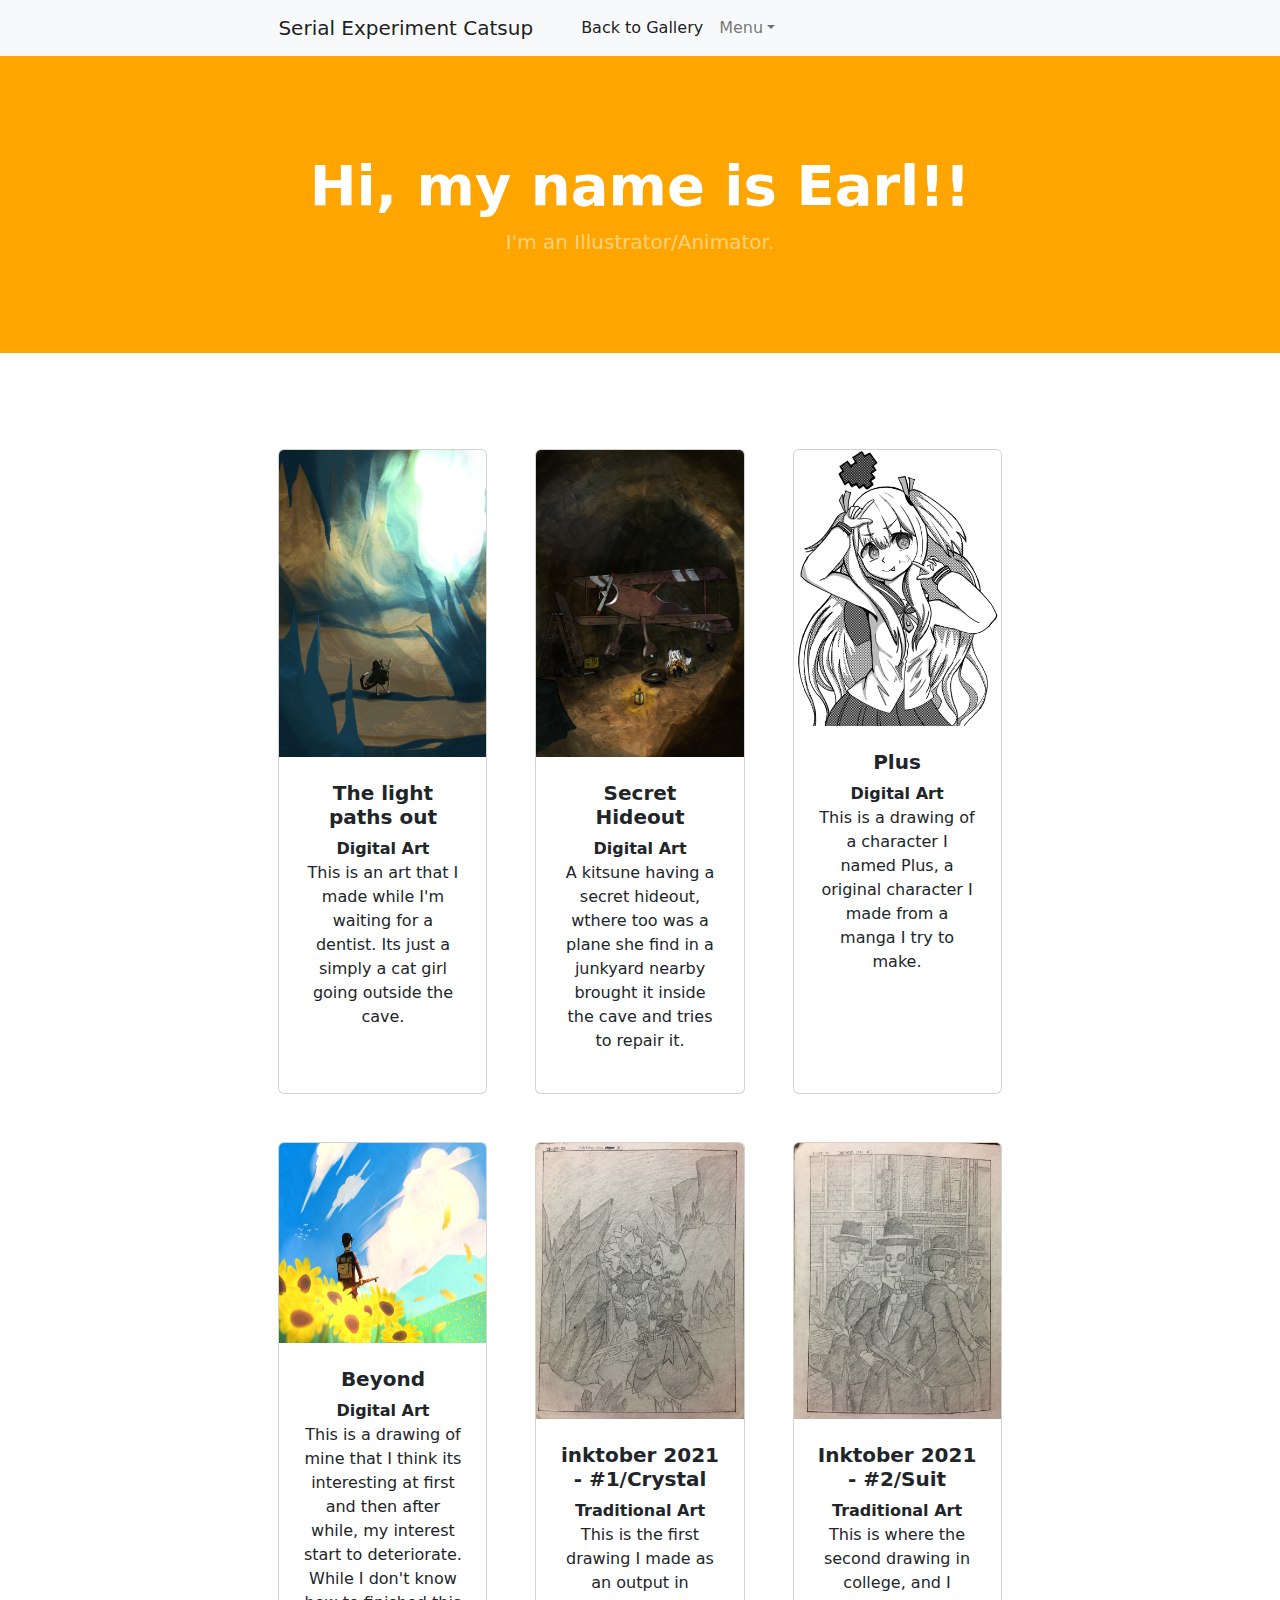
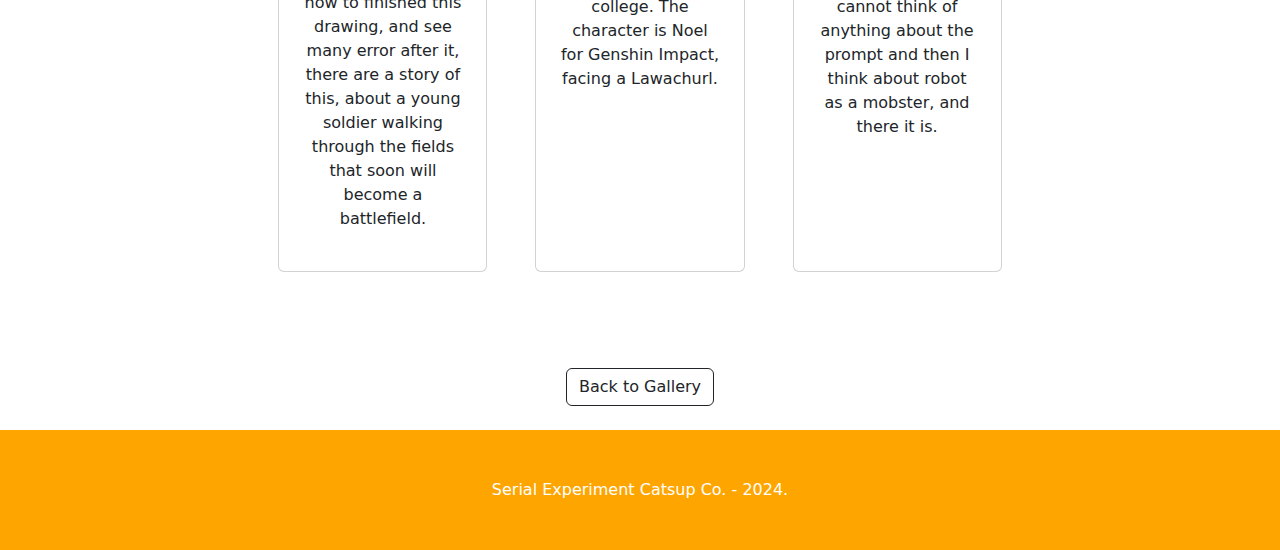
<file: earl.html>
<!DOCTYPE html>
<html lang="en">
    <head>
        <meta charset="utf-8" />
        <meta name="viewport" content="width=device-width, initial-scale=1, shrink-to-fit=no" />
        <meta name="description" content="" />
        <meta name="author" content="" />
        <title>Gallery - Serial Experiment Catsup</title>
        <!-- Bootstrap icons-->
        <link href="https://cdn.jsdelivr.net/npm/bootstrap-icons@1.5.0/font/bootstrap-icons.css" rel="stylesheet" />
        <!-- Core theme CSS (includes Bootstrap)-->
        <link href="css/styles1.css" rel="stylesheet" />
    </head>
    <body>
        <!-- Navigation-->
        <nav class="navbar navbar-expand-lg navbar-light bg-light">
            <div class="container px-4 px-lg-5">
                <a class="navbar-brand" href="index.html">Serial Experiment Catsup</a>
                <button class="navbar-toggler" type="button" data-bs-toggle="collapse" data-bs-target="#navbarSupportedContent" aria-controls="navbarSupportedContent" aria-expanded="false" aria-label="Toggle navigation"><span class="navbar-toggler-icon"></span></button>
                <div class="collapse navbar-collapse" id="navbarSupportedContent">
                    <ul class="navbar-nav me-auto mb-2 mb-lg-0 ms-lg-4">
				      <li class="nav-item"><a class="nav-link active" aria-current="page" href="gallery.html">Back to Gallery</a></li>
                        <li class="nav-item dropdown">
                            <a class="nav-link dropdown-toggle" id="navbarDropdown" href="#" role="button" data-bs-toggle="dropdown" aria-expanded="false">Menu</a>
                            <ul class="dropdown-menu" aria-labelledby="navbarDropdown">
                                <li><a class="dropdown-item" href="store.html">Store</a></li>
                                <li><a class="dropdown-item" href="index.html">Home</a></li>
                            </ul>
                        </li>
                    </ul>
                </div>
            </div>
        </nav>
        <!-- Header-->
        <header class="bg-dark py-5">
            <div class="container px-4 px-lg-5 my-5">
                <div class="text-center text-white">
                    <h1 class="display-4 fw-bolder">Hi, my name is Earl!!</h1>
                    <p class="lead fw-normal text-white-50 mb-0">I'm an Illustrator/Animator.</p>
                </div>
            </div>
        </header>
        <!-- Section-->
        <section class="py-5">
            <div class="container px-2 px-lg-5 mt-5">
                <div class="row gx-4 gx-lg-5 row-cols-2 row-cols-md-3 row-cols-xl-3 justify-content-center">
                    <div class="col mb-5">
                        <div class="card h-100">
                            <!-- Product image-->
                            <img class="card-img-top" src="assets/Earl/Light.JPG" alt="Light" Style="fill; "/>
                            <!-- Product details-->
                            <div class="card-body p-4">
                                <div class="text-center">
                                    <!-- Product name-->
                                    <h5 class="fw-bolder">The light paths out</h5>
									<b>Digital Art</b>
									<p>This is an art that I made while I'm waiting for a dentist. Its just a simply a cat girl going outside the cave.</p>
                                </div>
                            </div>
                        </div>
                    </div>
                    <div class="col mb-5">
                        <div class="card h-100">
                            <!-- Product image-->
                            <img class="card-img-top" src="assets/Earl/Interior.JPG" alt="Interior" Style="fill;"/>
                            <!-- Product details-->
                            <div class="card-body p-4">
                                <div class="text-center">
                                    <!-- Product name-->
                                    <h5 class="fw-bolder">Secret Hideout</h5>
									<b>Digital Art</b>
									<p>A kitsune having a secret hideout, wthere too was a plane she find in a junkyard nearby brought it inside the cave and tries to repair it.</p>
                                </div>
                            </div>
                        </div>
                    </div>
                    <div class="col mb-5">
                        <div class="card h-100">
                            <!-- Product image-->
                            <img class="card-img-top" src="assets/Earl/Pulse.jpg" alt="Pulse" Style="fill;"/>
                            <!-- Product details-->
                            <div class="card-body p-4">
                                <div class="text-center">
                                    <!-- Product name-->
                                    <h5 class="fw-bolder">Plus</h5>
									<b>Digital Art</b>
									<p>This is a drawing of a character I named Plus, a original character I made from a manga I try to make.</p>
                                </div>
                            </div>
                        </div>
                    </div>
					                    <div class="col mb-5">
                        <div class="card h-100">
                            <!-- Product image-->
                            <img class="card-img-top" src="assets/Earl/beyond.JPG" alt="Beyond" Style="width:fill;height:200px;"/>
                            <!-- Product details-->
                            <div class="card-body p-4">
                                <div class="text-center">
                                    <!-- Product name-->
                                    <h5 class="fw-bolder">Beyond</h5>
									<b>Digital Art</b>
									<p>This is a drawing of mine that I think its interesting at first and then after while, my interest start to deteriorate. While I don't know how to finished this drawing, and see many error after it, there are a story of this, about a young soldier walking through the fields that soon will become a battlefield.</p>
                                </div>
                            </div>
                        </div>					
                    </div>
					<div class="col mb-5">
                        <div class="card h-100">
                            <!-- Product image-->
                            <img class="card-img-top" src="assets/Earl/Genshin.JPG" alt="Genshin" Style="fill;"/>
                            <!-- Product details-->
                            <div class="card-body p-4">
                                <div class="text-center">
                                    <!-- Product name-->
                                    <h5 class="fw-bolder">inktober 2021 - #1/Crystal</h5>
									<b>Traditional Art</b>
									<p>This is the first drawing I made as an output in college. The character is Noel for Genshin Impact, facing a Lawachurl.</p>
                                </div>
                            </div>
                        </div>
                    </div>
                    <div class="col mb-5">
                        <div class="card h-100">
                            <!-- Product image-->
                            <img class="card-img-top" src="assets/Earl/Mafia.JPG" alt="Mafia" Style="fill;"/>
                            <!-- Product details-->
                            <div class="card-body p-4">
                                <div class="text-center">
                                    <!-- Product name-->
                                    <h5 class="fw-bolder">Inktober 2021 - #2/Suit</h5>
									<b>Traditional Art</b>
									<p>This is where the second drawing in college, and I cannot think of anything about the prompt and then I think about robot as a mobster, and there it is.</p>
                                </div>
                            </div>
                        </div>
                    </div>
                </div>
            </div>
        </section>
     <div class="card-footer p-4 pt-0 border-top-0 bg-transparent">
        <div class="text-center"><a class="btn btn-outline-dark mt-auto" href="gallery.html">Back to Gallery</a></div>
     </div>
        <!-- Footer-->
        <footer class="py-5 bg-dark">
            <div class="container"><p class="m-0 text-center text-white">Serial Experiment Catsup Co. - 2024.</p></div>
        </footer>
        <!-- Bootstrap core JS-->
        <script src="https://cdn.jsdelivr.net/npm/bootstrap@5.2.3/dist/js/bootstrap.bundle.min.js"></script>
        <!-- Core theme JS-->
        <script src="js/scripts.js"></script>
    </body>
</html>
</file>
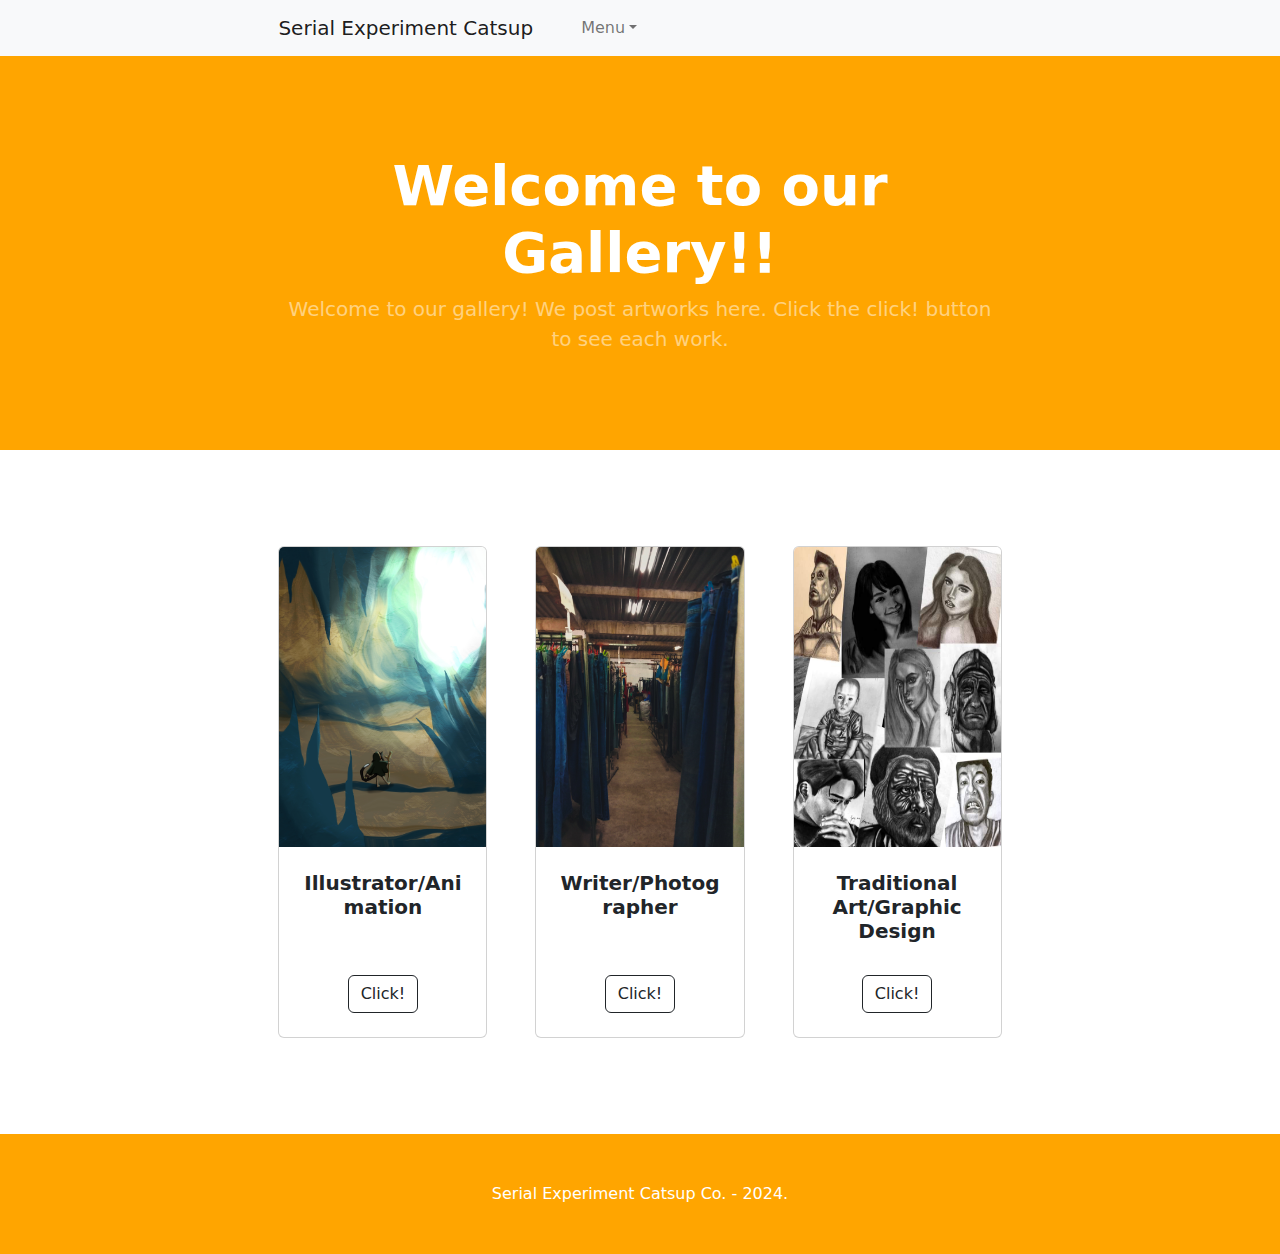
<file: gallery.html>
<!DOCTYPE html>
<html lang="en">
    <head>
        <meta charset="utf-8" />
        <meta name="viewport" content="width=device-width, initial-scale=1, shrink-to-fit=no" />
        <meta name="description" content="" />
        <meta name="author" content="" />
        <title>Gallery - Serial Experiment Catsup</title>
        <!-- Bootstrap icons-->
        <link href="https://cdn.jsdelivr.net/npm/bootstrap-icons@1.5.0/font/bootstrap-icons.css" rel="stylesheet" />
        <!-- Core theme CSS (includes Bootstrap)-->
        <link href="css/styles1.css" rel="stylesheet" />
    </head>
    <body>
        <!-- Navigation-->
        <nav class="navbar navbar-expand-lg navbar-light bg-light">
            <div class="container px-4 px-lg-5">
                <a class="navbar-brand" href="index.html">Serial Experiment Catsup</a>
                <button class="navbar-toggler" type="button" data-bs-toggle="collapse" data-bs-target="#navbarSupportedContent" aria-controls="navbarSupportedContent" aria-expanded="false" aria-label="Toggle navigation"><span class="navbar-toggler-icon"></span></button>
                <div class="collapse navbar-collapse" id="navbarSupportedContent">
                    <ul class="navbar-nav me-auto mb-2 mb-lg-0 ms-lg-4">
                        <li class="nav-item dropdown">
                            <a class="nav-link dropdown-toggle" id="navbarDropdown" href="#" role="button" data-bs-toggle="dropdown" aria-expanded="false">Menu</a>
                            <ul class="dropdown-menu" aria-labelledby="navbarDropdown">
                                <li><a class="dropdown-item" href="store.html">Store</a></li>
                                <li><a class="dropdown-item" href="index.html">Home</a></li>
                            </ul>
                        </li>
                    </ul>
                </div>
            </div>
        </nav>
        <!-- Header-->
        <header class="bg-dark py-5">
            <div class="container px-4 px-lg-5 my-5">
                <div class="text-center text-white">
                    <h1 class="display-4 fw-bolder">Welcome to our Gallery!!</h1>
                    <p class="lead fw-normal text-white-50 mb-0">Welcome to our gallery! We post artworks here. Click the click! button to see each work.</p>
                </div>
            </div>
        </header>
        <!-- Section-->
        <section class="py-5">
            <div class="container px-2 px-lg-5 mt-5">
                <div class="row gx-4 gx-lg-5 row-cols-2 row-cols-md-3 row-cols-xl-3 justify-content-center">
                    <div class="col mb-5">
                        <div class="card h-100">
                            <!-- Product image-->
                            <img class="card-img-top" src="assets/Earl/Light.JPG" alt="Light" Style="width:fill;Height:300px; "/>
                            <!-- Product details-->
                            <div class="card-body p-4">
                                <div class="text-center">
                                    <!-- Product name-->
                                    <h5 class="fw-bolder">Illustrator/Animation</h5>
                                </div>
                            </div>
                            <!-- Product actions-->
                            <div class="card-footer p-4 pt-0 border-top-0 bg-transparent">
                                <div class="text-center"><a class="btn btn-outline-dark mt-auto" href="earl.html">Click!</a></div>
                            </div>
                        </div>
                    </div>
                    <div class="col mb-5">
                        <div class="card h-100">
                            <!-- Product image-->
                            <img class="card-img-top" src="assets/zsav/6.jpg" alt="6" Style="width:fillpx;Height:300px;"/>
                            <!-- Product details-->
                            <div class="card-body p-4">
                                <div class="text-center">
                                    <!-- Product name-->
                                    <h5 class="fw-bolder">Writer/Photographer</h5>
                                </div>
                            </div>
                            <!-- Product actions-->
                            <div class="card-footer p-4 pt-0 border-top-0 bg-transparent">
                                <div class="text-center"><a class="btn btn-outline-dark mt-auto" href="zsav.html">Click!</a></div>
                            </div>
                        </div>
                    </div>
                    <div class="col mb-5">
                        <div class="card h-100">
                            <!-- Product image-->
                            <img class="card-img-top" src="assets/sunny/Sunny.jpg" alt="sunny" Style="width:fill;Height:300px;"/>
                            <!-- Product details-->
                            <div class="card-body p-4">
                                <div class="text-center">
                                    <!-- Product name-->
                                    <h5 class="fw-bolder">Traditional Art/Graphic Design</h5>
                                </div>
                            </div>
                            <!-- Product actions-->
                            <div class="card-footer p-4 pt-0 border-top-0 bg-transparent">
                                <div class="text-center"><a class="btn btn-outline-dark mt-auto" href="sunny.html">Click!</a></div>
                            </div>
                        </div>
                    </div>
                </div>
            </div>
        </section>
        <!-- Footer-->
        <footer class="py-5 bg-dark">
            <div class="container"><p class="m-0 text-center text-white">Serial Experiment Catsup Co. - 2024.</p></div>
        </footer>
        <!-- Bootstrap core JS-->
        <script src="https://cdn.jsdelivr.net/npm/bootstrap@5.2.3/dist/js/bootstrap.bundle.min.js"></script>
        <!-- Core theme JS-->
        <script src="js/scripts.js"></script>
    </body>
</html>
</file>
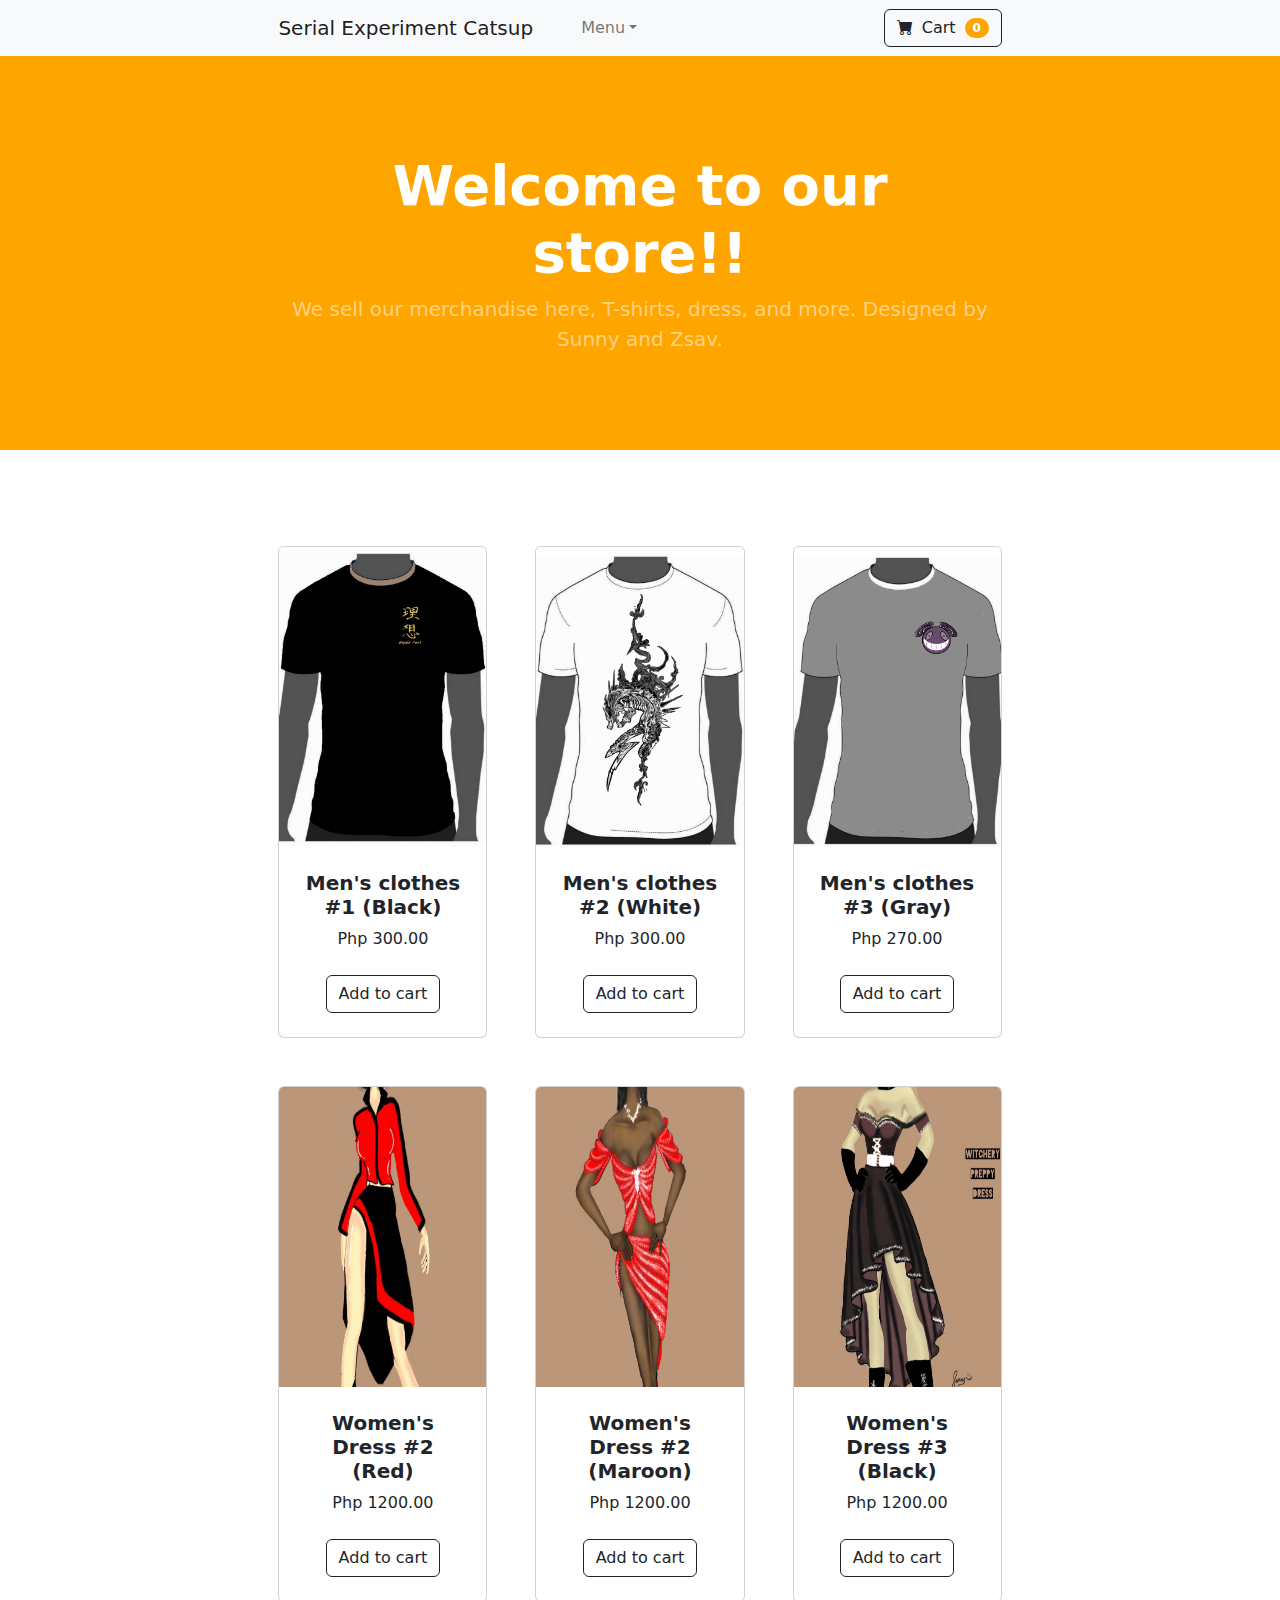
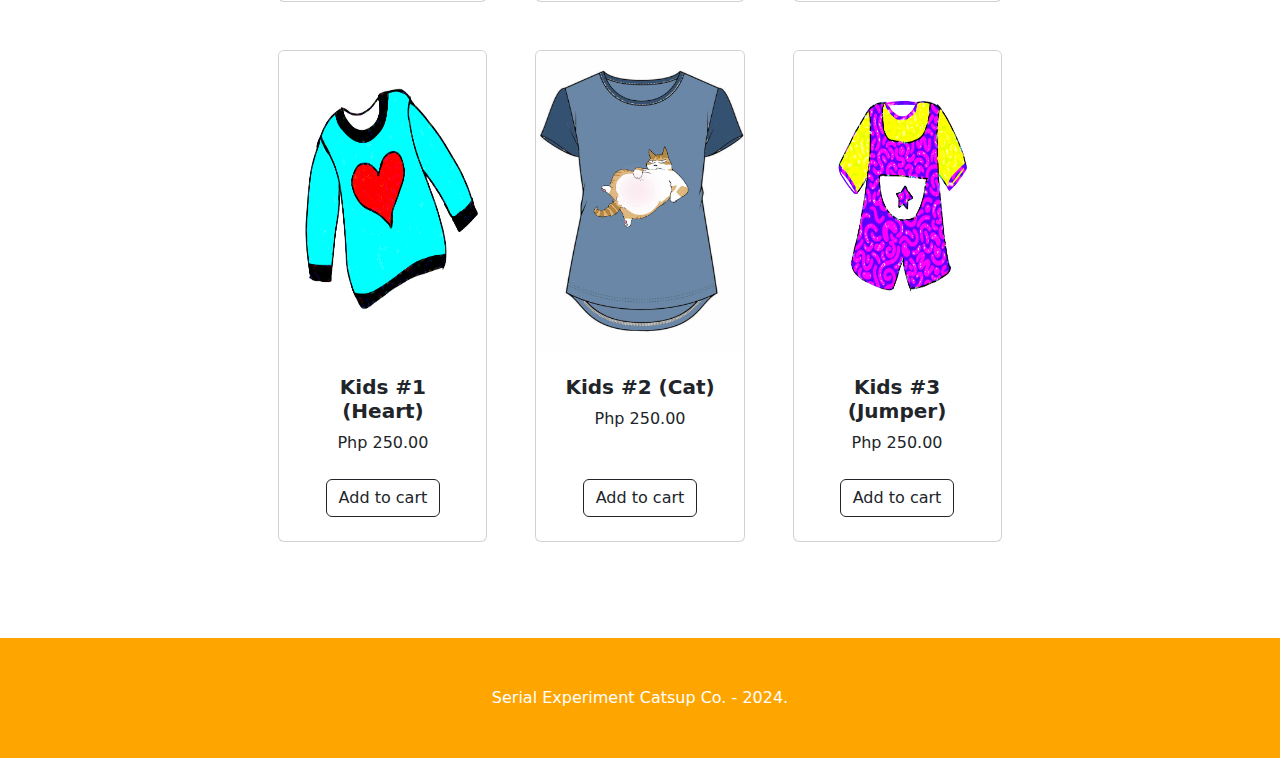
<file: store.html>
<!DOCTYPE html>
<html lang="en">
    <head>
        <meta charset="utf-8" />
        <meta name="viewport" content="width=device-width, initial-scale=1, shrink-to-fit=no" />
        <meta name="description" content="" />
        <meta name="author" content="" />
        <title>Store - Serial Experiment Catsup</title>
        <!-- Bootstrap icons-->
        <link href="https://cdn.jsdelivr.net/npm/bootstrap-icons@1.5.0/font/bootstrap-icons.css" rel="stylesheet" />
        <!-- Core theme CSS (includes Bootstrap)-->
        <link href="css/styles1.css" rel="stylesheet" />
    </head>
    <body>
        <!-- Navigation-->
        <nav class="navbar navbar-expand-lg navbar-light bg-light">
            <div class="container px-4 px-lg-5">
                <a class="navbar-brand" href="index.html">Serial Experiment Catsup</a>
                <button class="navbar-toggler" type="button" data-bs-toggle="collapse" data-bs-target="#navbarSupportedContent" aria-controls="navbarSupportedContent" aria-expanded="false" aria-label="Toggle navigation"><span class="navbar-toggler-icon"></span></button>
                <div class="collapse navbar-collapse" id="navbarSupportedContent">
                    <ul class="navbar-nav me-auto mb-2 mb-lg-0 ms-lg-4">
                        <li class="nav-item dropdown">
                            <a class="nav-link dropdown-toggle" id="navbarDropdown" href="#" role="button" data-bs-toggle="dropdown" aria-expanded="false">Menu</a>
                            <ul class="dropdown-menu" aria-labelledby="navbarDropdown">
                                <li><a class="dropdown-item" href="gallery.html">Gallery</a></li>
                                <li><a class="dropdown-item" href="index.html">Home</a></li>
                            </ul>
                        </li>
                    </ul>
                    <form class="d-flex">
                        <button class="btn btn-outline-dark" type="submit">
                            <i class="bi-cart-fill me-1"></i>
                            Cart
                            <span class="badge bg-dark text-white ms-1 rounded-pill">0</span>
                        </button>
                    </form>
                </div>
            </div>
        </nav>
        <!-- Header-->
        <header class="bg-dark py-5">
            <div class="container px-4 px-lg-5 my-5">
                <div class="text-center text-white">
                    <h1 class="display-4 fw-bolder">Welcome to our store!!</h1>
                    <p class="lead fw-normal text-white-50 mb-0">We sell our merchandise here, T-shirts, dress, and more. Designed by Sunny and Zsav.</p>
                </div>
            </div>
        </header>
        <!-- Section-->
        <section class="py-5">
            <div class="container px-2 px-lg-5 mt-5">
                <div class="row gx-4 gx-lg-5 row-cols-2 row-cols-md-3 row-cols-xl-3 justify-content-center">
                    <div class="col mb-5">
                        <div class="card h-100">
                            <!-- Product image-->
                            <img class="card-img-top" src="assets/clothes/BLACK.jpeg" alt="BLACK.jpeg" Style="width:fill;Height:300px; "/>
                            <!-- Product details-->
                            <div class="card-body p-4">
                                <div class="text-center">
                                    <!-- Product name-->
                                    <h5 class="fw-bolder">Men's clothes #1 (Black)</h5>
                                    <!-- Product price-->
                                    Php 300.00
                                </div>
                            </div>
                            <!-- Product actions-->
                            <div class="card-footer p-4 pt-0 border-top-0 bg-transparent">
                                <div class="text-center"><a class="btn btn-outline-dark mt-auto" href="#">Add to cart</a></div>
                            </div>
                        </div>
                    </div>
                    <div class="col mb-5">
                        <div class="card h-100">
                            <!-- Product image-->
                            <img class="card-img-top" src="assets/clothes/WHITE.jpeg" alt="WHITE" Style="width:fill;Height:300px;"/>
                            <!-- Product details-->
                            <div class="card-body p-4">
                                <div class="text-center">
                                    <!-- Product name-->
                                    <h5 class="fw-bolder">Men's clothes #2 (White)</h5>
                                    <!-- Product price-->
                                    Php 300.00
                                </div>
                            </div>
                            <!-- Product actions-->
                            <div class="card-footer p-4 pt-0 border-top-0 bg-transparent">
                                <div class="text-center"><a class="btn btn-outline-dark mt-auto" href="#">Add to cart</a></div>
                            </div>
                        </div>
                    </div>
                    <div class="col mb-5">
                        <div class="card h-100">
                            <!-- Product image-->
                            <img class="card-img-top" src="assets/clothes/GRAY.jpeg" alt="GRAY" Style="width:fill;Height:300px;"/>
                            <!-- Product details-->
                            <div class="card-body p-4">
                                <div class="text-center">
                                    <!-- Product name-->
                                    <h5 class="fw-bolder">Men's clothes #3 (Gray)</h5>
                                    <!-- Product price-->
                                    Php 270.00
                                </div>
                            </div>
                            <!-- Product actions-->
                            <div class="card-footer p-4 pt-0 border-top-0 bg-transparent">
                                <div class="text-center"><a class="btn btn-outline-dark mt-auto" href="#">Add to cart</a></div>
                            </div>
                        </div>
                    </div>
                    <div class="col mb-5">
                        <div class="card h-100">
                            <!-- Product image-->
                            <img class="card-img-top" src="assets/clothes/red.jpg" alt="red" Style="fix;width:fill;Height:300px;"/>
                            <!-- Product details-->
                            <div class="card-body p-4">
                                <div class="text-center">
                                    <!-- Product name-->
                                    <h5 class="fw-bolder">Women's Dress #2 (Red)</h5>
                                     <!-- Product price-->
                                    Php 1200.00
                                </div>
                            </div>
                            <!-- Product actions-->
                            <div class="card-footer p-4 pt-0 border-top-0 bg-transparent">
                                <div class="text-center"><a class="btn btn-outline-dark mt-auto" href="#">Add to cart</a></div>
                            </div>
                        </div>
                    </div>
                    <div class="col mb-5">
                        <div class="card h-100">
                               <!-- Product image-->
                            <img class="card-img-top" src="assets/clothes/maroon.jpg" alt="Maroon" Style="width:fill;Height:300px;"/>
                            <!-- Product details-->
                            <div class="card-body p-4">
                                <div class="text-center">
                                    <!-- Product name-->
                                    <h5 class="fw-bolder">Women's Dress #2 (Maroon)</h5>
                                    <!-- Product price-->
									Php 1200.00
                                </div>
                            </div>
                            <!-- Product actions-->
                            <div class="card-footer p-4 pt-0 border-top-0 bg-transparent">
                                <div class="text-center"><a class="btn btn-outline-dark mt-auto" href="#">Add to cart</a></div>
                            </div>
                        </div>
                    </div>
                    <div class="col mb-5">
                        <div class="card h-100">
                            <!-- Product image-->
                            <img class="card-img-top" src="assets/clothes/blck.jpg" alt="Blck" Style="width:fill;Height:300px;"/>
                            <!-- Product details-->
                            <div class="card-body p-4">
                                <div class="text-center">
                                    <!-- Product name-->
                                    <h5 class="fw-bolder">Women's Dress #3 (Black)</h5>
                                    <!-- Product price-->
                                    Php 1200.00
                                </div>
                            </div>
                            <!-- Product actions-->
                            <div class="card-footer p-4 pt-0 border-top-0 bg-transparent">
                                <div class="text-center"><a class="btn btn-outline-dark mt-auto" href="#">Add to cart</a></div>
                            </div>
                        </div>
                    </div>
                    <div class="col mb-5">
                        <div class="card h-100">
                            <!-- Product image-->
                            <img class="card-img-top" src="assets/clothes/heart.png" alt="heart" Style="width:fill;Height:300px;"/>
                            <!-- Product details-->
                            <div class="card-body p-4">
                                <div class="text-center">
                                    <!-- Product name-->
                                    <h5 class="fw-bolder">Kids #1 (Heart)</h5>
                                    <!-- Product price-->
                                    Php 250.00
                                </div>
                            </div>
                            <!-- Product actions-->
                            <div class="card-footer p-4 pt-0 border-top-0 bg-transparent">
                                <div class="text-center"><a class="btn btn-outline-dark mt-auto" href="#">Add to cart</a></div>
                            </div>
                        </div>
                    </div>
                    <div class="col mb-5">
                        <div class="card h-100">
                            <!-- Product image-->
                            <img class="card-img-top" src="assets/clothes/CAT.jpeg" alt="CAT" Style="width:fill;Height:300px;"/>
                            <!-- Product details-->
                            <div class="card-body p-4">
                                <div class="text-center">
                                    <!-- Product name-->
                                    <h5 class="fw-bolder">Kids #2 (Cat)</h5>
                                    <!-- Product price-->
                                    Php 250.00
                                </div>
                            </div>
                            <!-- Product actions-->
                            <div class="card-footer p-4 pt-0 border-top-0 bg-transparent">
                                <div class="text-center"><a class="btn btn-outline-dark mt-auto" href="#">Add to cart</a></div>
                            </div>
                        </div>
                    </div>
					                    <div class="col mb-5">
                        <div class="card h-100">
                            <!-- Product image-->
                            <img class="card-img-top" src="assets/clothes/jumper.png" alt="jumper" Style="width:fill;Height:300px;"/>
                            <!-- Product details-->
                            <div class="card-body p-4">
                                <div class="text-center">
                                    <!-- Product name-->
                                    <h5 class="fw-bolder">Kids #3 (Jumper)</h5>
                                    <!-- Product price-->
                                    Php 250.00
                                </div>
                            </div>
                            <!-- Product actions-->
                            <div class="card-footer p-4 pt-0 border-top-0 bg-transparent">
                                <div class="text-center"><a class="btn btn-outline-dark mt-auto" href="#">Add to cart</a></div>
                            </div>
                        </div>
                    </div>
                </div>
            </div>
        </section>
        <!-- Footer-->
        <footer class="py-5 bg-dark">
            <div class="container"><p class="m-0 text-center text-white">Serial Experiment Catsup Co. - 2024.</p></div>
        </footer>
        <!-- Bootstrap core JS-->
        <script src="https://cdn.jsdelivr.net/npm/bootstrap@5.2.3/dist/js/bootstrap.bundle.min.js"></script>
        <!-- Core theme JS-->
        <script src="js/scripts.js"></script>
    </body>
</html>
</file>
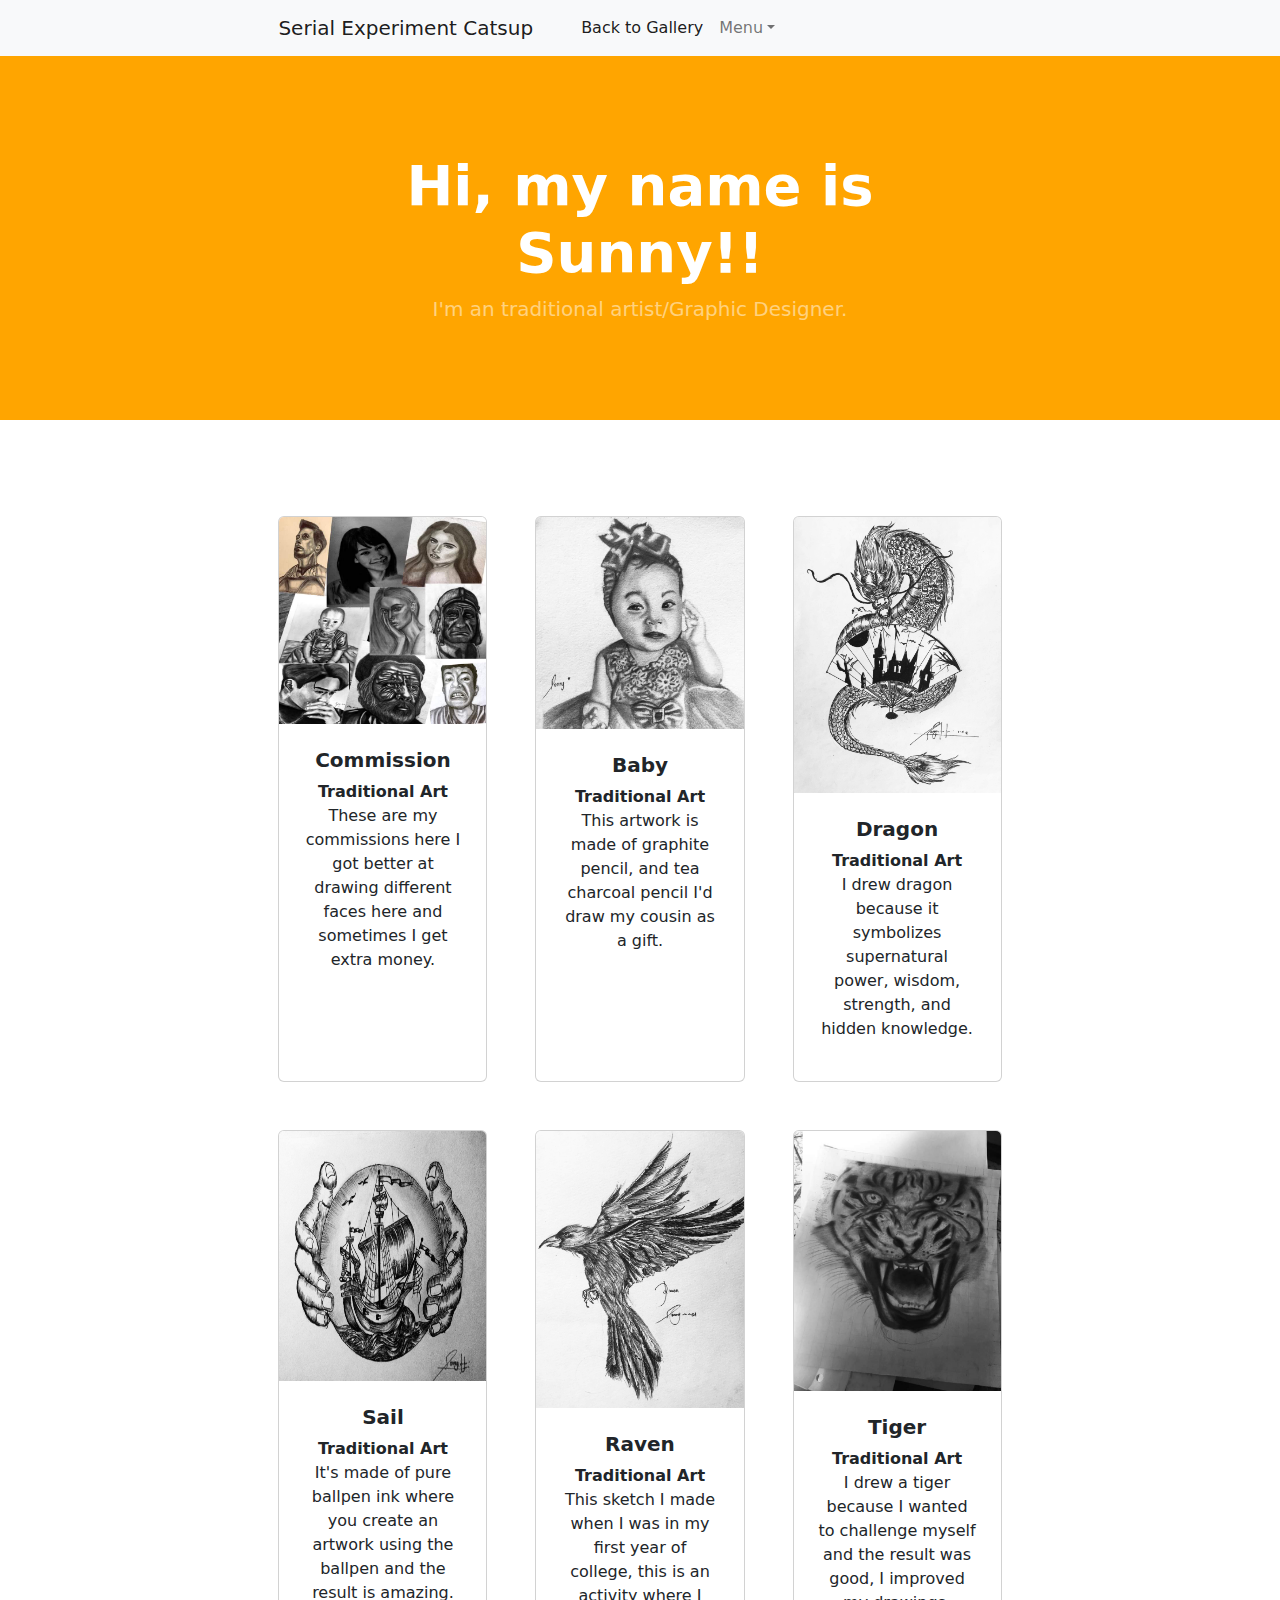
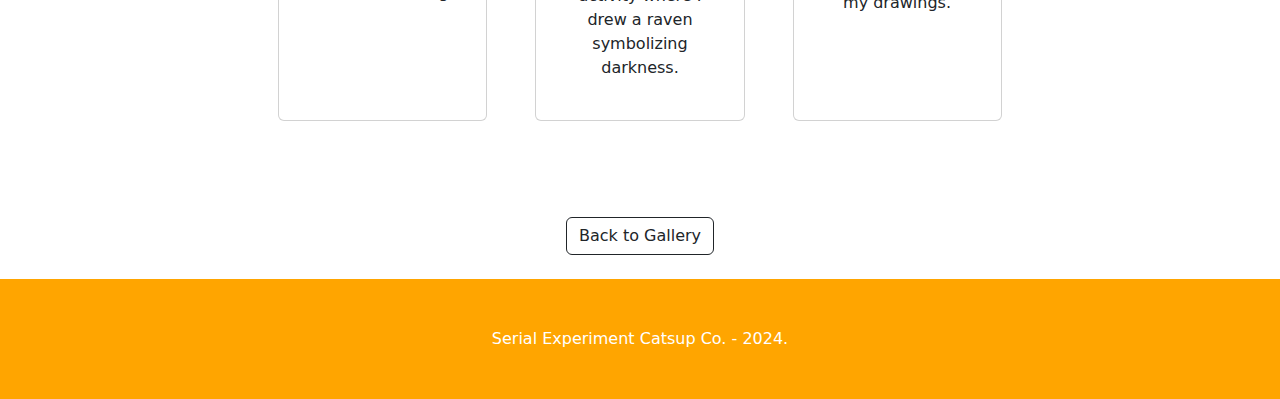
<file: sunny.html>
<!DOCTYPE html>
<html lang="en">
    <head>
        <meta charset="utf-8" />
        <meta name="viewport" content="width=device-width, initial-scale=1, shrink-to-fit=no" />
        <meta name="description" content="" />
        <meta name="author" content="" />
        <title>Gallery - Serial Experiment Catsup</title>
        <!-- Bootstrap icons-->
        <link href="https://cdn.jsdelivr.net/npm/bootstrap-icons@1.5.0/font/bootstrap-icons.css" rel="stylesheet" />
        <!-- Core theme CSS (includes Bootstrap)-->
        <link href="css/styles1.css" rel="stylesheet" />
    </head>
    <body>
        <!-- Navigation-->
        <nav class="navbar navbar-expand-lg navbar-light bg-light">
            <div class="container px-4 px-lg-5">
                <a class="navbar-brand" href="index.html">Serial Experiment Catsup</a>
                <button class="navbar-toggler" type="button" data-bs-toggle="collapse" data-bs-target="#navbarSupportedContent" aria-controls="navbarSupportedContent" aria-expanded="false" aria-label="Toggle navigation"><span class="navbar-toggler-icon"></span></button>
                <div class="collapse navbar-collapse" id="navbarSupportedContent">
                    <ul class="navbar-nav me-auto mb-2 mb-lg-0 ms-lg-4">
				      <li class="nav-item"><a class="nav-link active" aria-current="page" href="gallery.html">Back to Gallery</a></li>
                        <li class="nav-item dropdown">
                            <a class="nav-link dropdown-toggle" id="navbarDropdown" href="#" role="button" data-bs-toggle="dropdown" aria-expanded="false">Menu</a>
                            <ul class="dropdown-menu" aria-labelledby="navbarDropdown">
                                <li><a class="dropdown-item" href="store.html">Store</a></li>
                                <li><a class="dropdown-item" href="index.html">Home</a></li>
                            </ul>
                        </li>
                    </ul>
                </div>
            </div>
        </nav>
        <!-- Header-->
        <header class="bg-dark py-5">
            <div class="container px-4 px-lg-5 my-5">
                <div class="text-center text-white">
                    <h1 class="display-4 fw-bolder">Hi, my name is Sunny!!</h1>
                    <p class="lead fw-normal text-white-50 mb-0">I'm an traditional artist/Graphic Designer.</p>
                </div>
            </div>
        </header>
        <!-- Section-->
        <section class="py-5">
            <div class="container px-2 px-lg-5 mt-5">
                <div class="row gx-4 gx-lg-5 row-cols-2 row-cols-md-3 row-cols-xl-3 justify-content-center">
                    <div class="col mb-5">
                        <div class="card h-100">
                            <!-- Product image-->
                            <img class="card-img-top" src="assets/sunny/Sunny.jpg" alt="Sunny" Style="fill; "/>
                            <!-- Product details-->
                            <div class="card-body p-4">
                                <div class="text-center">
                                    <!-- Product name-->
                                    <h5 class="fw-bolder">Commission</h5>
									<b>Traditional Art</b>
									<p>These are my commissions here I got better at drawing different faces here and sometimes I get extra money.</p>
                                </div>
                            </div>
                        </div>
                    </div>
                    <div class="col mb-5">
                        <div class="card h-100">
                            <!-- Product image-->
                            <img class="card-img-top" src="assets/sunny/Baby.jpeg" alt="Baby" Style="fill;"/>
                            <!-- Product details-->
                            <div class="card-body p-4">
                                <div class="text-center">
                                    <!-- Product name-->
                                    <h5 class="fw-bolder">Baby</h5>
									<b>Traditional Art</b>
									<p>This artwork is made of graphite pencil, and tea charcoal pencil I'd draw my cousin as a gift.</p>
                                </div>
                            </div>
                        </div>
                    </div>
                    <div class="col mb-5">
                        <div class="card h-100">
                            <!-- Product image-->
                            <img class="card-img-top" src="assets/sunny/dragonfan.jpeg" alt="dragonfan" Style="fill;"/>
                            <!-- Product details-->
                            <div class="card-body p-4">
                                <div class="text-center">
                                    <!-- Product name-->
                                    <h5 class="fw-bolder">Dragon</h5>
									<b>Traditional Art</b>
									<p>I drew dragon because it symbolizes supernatural power, wisdom, strength, and hidden knowledge.</p>
                                </div>
                            </div>
                        </div>
                    </div>
					                    <div class="col mb-5">
                        <div class="card h-100">
                            <!-- Product image-->
                            <img class="card-img-top" src="assets/sunny/galleysphere.jpeg" alt="galleysphere" Style="width:fill;height:250px;"/>
                            <!-- Product details-->
                            <div class="card-body p-4">
                                <div class="text-center">
                                    <!-- Product name-->
                                    <h5 class="fw-bolder">Sail</h5>
									<b>Traditional Art</b>
									<p>It's made of pure ballpen ink where you create an artwork using the ballpen and the result is amazing.</p>
                                </div>
                            </div>
                        </div>					
                    </div>
					<div class="col mb-5">
                        <div class="card h-100">
                            <!-- Product image-->
                            <img class="card-img-top" src="assets/sunny/ibon.jpeg" alt="ibon" Style="fill;"/>
                            <!-- Product details-->
                            <div class="card-body p-4">
                                <div class="text-center">
                                    <!-- Product name-->
                                    <h5 class="fw-bolder">Raven</h5>
									<b>Traditional Art</b>
									<p>This sketch I made when I was in my first year of college, this is an activity where I drew a raven symbolizing darkness.</p>
                                </div>
                            </div>
                        </div>
                    </div>
                    <div class="col mb-5">
                        <div class="card h-100">
                            <!-- Product image-->
                            <img class="card-img-top" src="assets/sunny/tigre.jpeg" alt="Tigre" Style="fill;"/>
                            <!-- Product details-->
                            <div class="card-body p-4">
                                <div class="text-center">
                                    <!-- Product name-->
                                    <h5 class="fw-bolder">Tiger</h5>
									<b>Traditional Art</b>
									<p>I drew a tiger because I wanted to challenge myself and the result was good, I improved my drawings.</p>
                                </div>
                            </div>
                        </div>
                    </div>
                </div>
            </div>
        </section>
     <div class="card-footer p-4 pt-0 border-top-0 bg-transparent">
        <div class="text-center"><a class="btn btn-outline-dark mt-auto" href="gallery.html">Back to Gallery</a></div>
     </div>
        <!-- Footer-->
        <footer class="py-5 bg-dark">
            <div class="container"><p class="m-0 text-center text-white">Serial Experiment Catsup Co. - 2024.</p></div>
        </footer>
        <!-- Bootstrap core JS-->
        <script src="https://cdn.jsdelivr.net/npm/bootstrap@5.2.3/dist/js/bootstrap.bundle.min.js"></script>
        <!-- Core theme JS-->
        <script src="js/scripts.js"></script>
    </body>
</html>
</file>
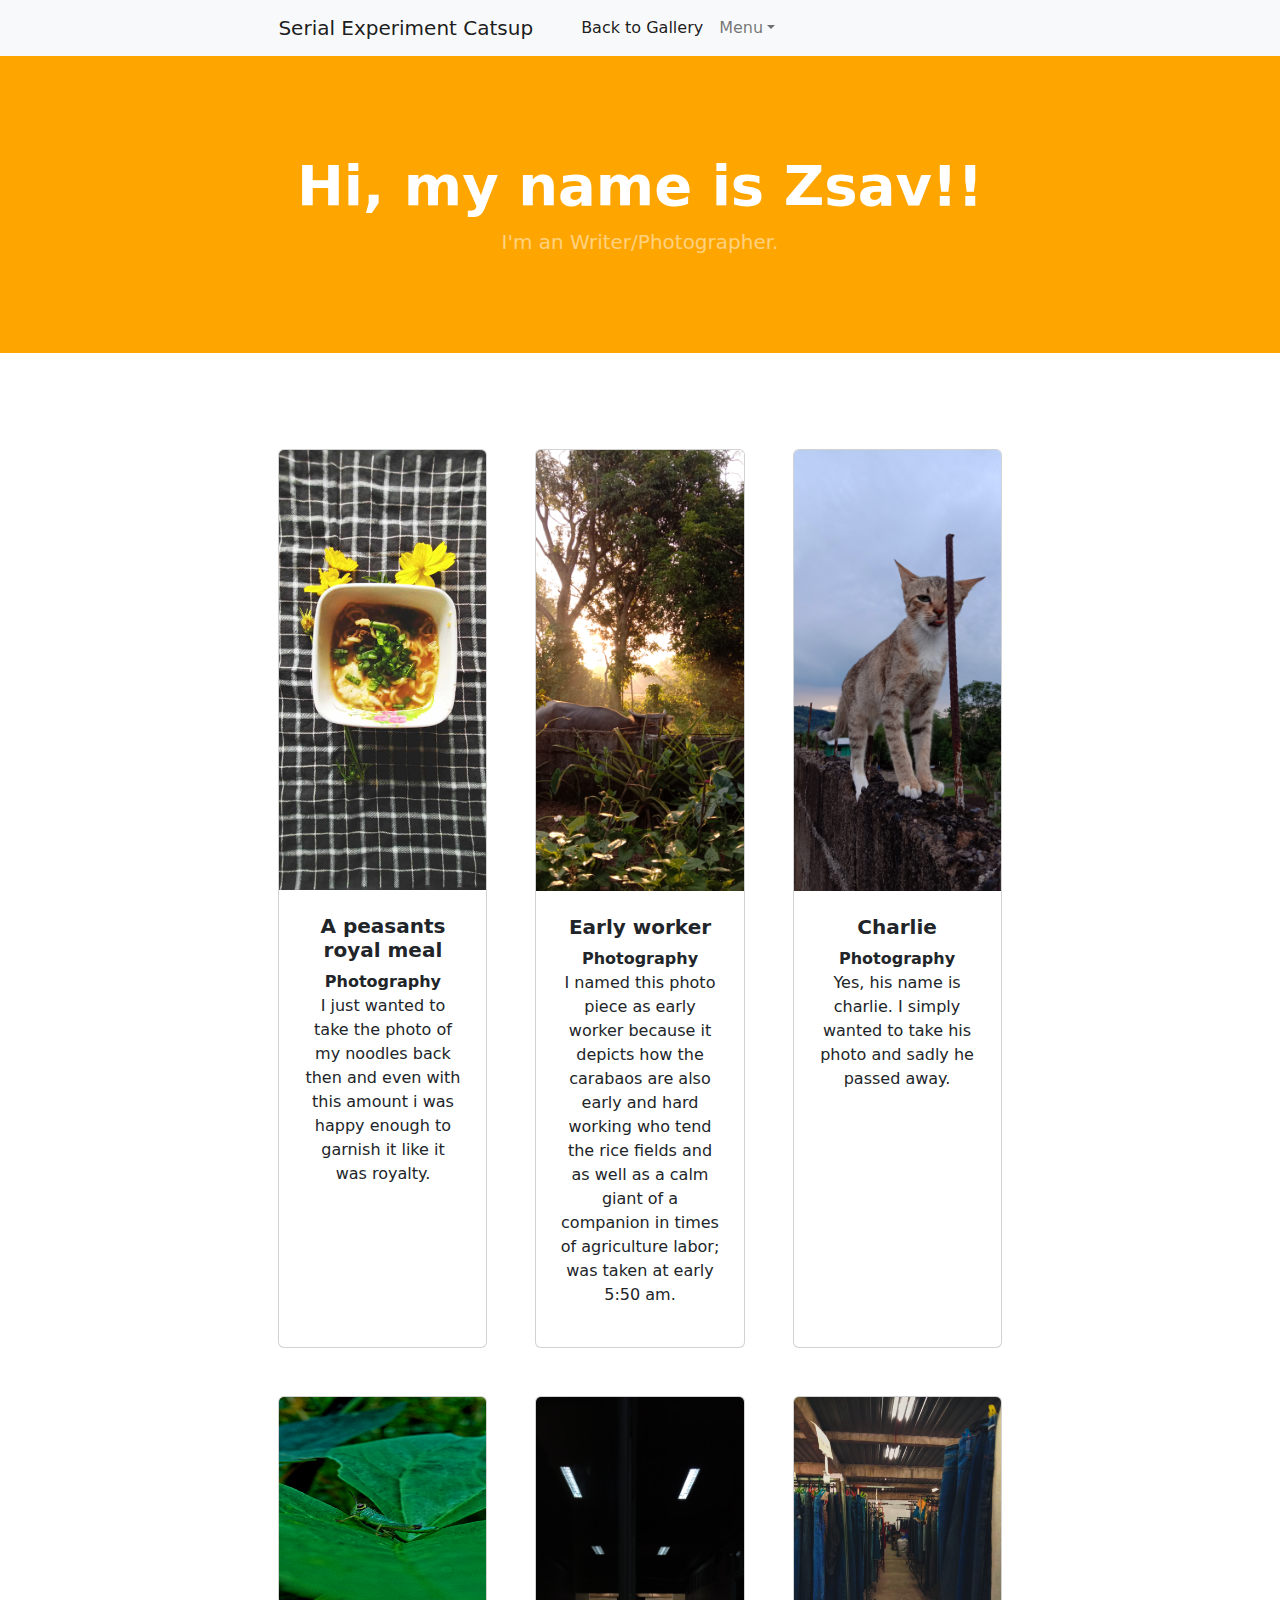
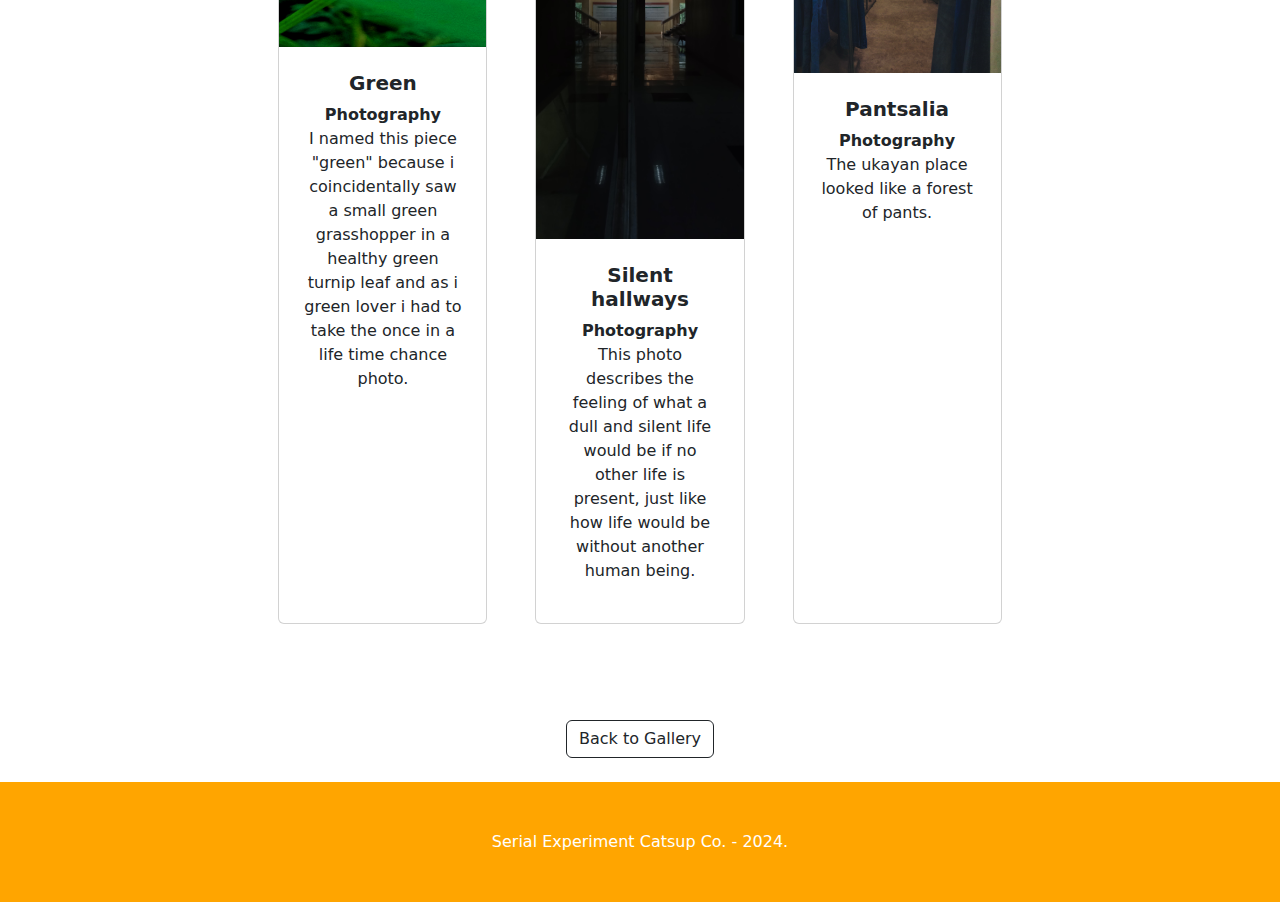
<file: zsav.html>
<!DOCTYPE html>
<html lang="en">
    <head>
        <meta charset="utf-8" />
        <meta name="viewport" content="width=device-width, initial-scale=1, shrink-to-fit=no" />
        <meta name="description" content="" />
        <meta name="author" content="" />
        <title>Gallery - Serial Experiment Catsup</title>
        <!-- Bootstrap icons-->
        <link href="https://cdn.jsdelivr.net/npm/bootstrap-icons@1.5.0/font/bootstrap-icons.css" rel="stylesheet" />
        <!-- Core theme CSS (includes Bootstrap)-->
        <link href="css/styles1.css" rel="stylesheet" />
    </head>
    <body>
        <!-- Navigation-->
        <nav class="navbar navbar-expand-lg navbar-light bg-light">
            <div class="container px-4 px-lg-5">
                <a class="navbar-brand" href="index.html">Serial Experiment Catsup</a>
                <button class="navbar-toggler" type="button" data-bs-toggle="collapse" data-bs-target="#navbarSupportedContent" aria-controls="navbarSupportedContent" aria-expanded="false" aria-label="Toggle navigation"><span class="navbar-toggler-icon"></span></button>
                <div class="collapse navbar-collapse" id="navbarSupportedContent">
                    <ul class="navbar-nav me-auto mb-2 mb-lg-0 ms-lg-4">
				      <li class="nav-item"><a class="nav-link active" aria-current="page" href="gallery.html">Back to Gallery</a></li>
                        <li class="nav-item dropdown">
                            <a class="nav-link dropdown-toggle" id="navbarDropdown" href="#" role="button" data-bs-toggle="dropdown" aria-expanded="false">Menu</a>
                            <ul class="dropdown-menu" aria-labelledby="navbarDropdown">
                                <li><a class="dropdown-item" href="store.html">Store</a></li>
                                <li><a class="dropdown-item" href="index.html">Home</a></li>
                            </ul>
                        </li>
                    </ul>
                </div>
            </div>
        </nav>
        <!-- Header-->
        <header class="bg-dark py-5">
            <div class="container px-4 px-lg-5 my-5">
                <div class="text-center text-white">
                    <h1 class="display-4 fw-bolder">Hi, my name is Zsav!!</h1>
                    <p class="lead fw-normal text-white-50 mb-0">I'm an Writer/Photographer.</p>
                </div>
            </div>
        </header>
        <!-- Section-->
        <section class="py-5">
            <div class="container px-2 px-lg-5 mt-5">
                <div class="row gx-4 gx-lg-5 row-cols-2 row-cols-md-3 row-cols-xl-3 justify-content-center">
                    <div class="col mb-5">
                        <div class="card h-100">
                            <!-- Product image-->
                            <img class="card-img-top" src="assets/zsav/1.jpg" alt="1.jpeg" Style="fill; "/>
                            <!-- Product details-->
                            <div class="card-body p-4">
                                <div class="text-center">
                                    <!-- Product name-->
                                    <h5 class="fw-bolder">A peasants royal meal</h5>
									<b>Photography</b>
									<p>I just wanted to take the photo of my noodles back then and even with this amount i was happy enough to garnish it like it was royalty.</p>
                                </div>
                            </div>
                        </div>
                    </div>
                    <div class="col mb-5">
                        <div class="card h-100">
                            <!-- Product image-->
                            <img class="card-img-top" src="assets/zsav/2.jpg" alt="2" Style="fill;"/>
                            <!-- Product details-->
                            <div class="card-body p-4">
                                <div class="text-center">
                                    <!-- Product name-->
                                    <h5 class="fw-bolder">Early worker</h5>
									<b>Photography</b>
									<p>I named this photo piece as early worker because it depicts how the carabaos are also early and hard working  who tend the rice fields and as well as a calm giant of a companion in times of agriculture labor; was taken at early 5:50 am.</p>
                                </div>
                            </div>
                        </div>
                    </div>
                    <div class="col mb-5">
                        <div class="card h-100">
                            <!-- Product image-->
                            <img class="card-img-top" src="assets/zsav/3.jpg" alt="3" Style="fill;"/>
                            <!-- Product details-->
                            <div class="card-body p-4">
                                <div class="text-center">
                                    <!-- Product name-->
                                    <h5 class="fw-bolder">Charlie</h5>
									<b>Photography</b>
									<p>Yes, his name is charlie. I simply wanted to take his photo and sadly he passed away.</p>
                                </div>
                            </div>
                        </div>
                    </div>
					                    <div class="col mb-5">
                        <div class="card h-100">
                            <!-- Product image-->
                            <img class="card-img-top" src="assets/zsav/4.jpg" alt="4" Style="width:fill;height:250px;"/>
                            <!-- Product details-->
                            <div class="card-body p-4">
                                <div class="text-center">
                                    <!-- Product name-->
                                    <h5 class="fw-bolder">Green</h5>
									<b>Photography</b>
									<p>I named this piece "green" because i coincidentally saw a small green grasshopper in a healthy green turnip leaf and as i green lover i had to take the once in a life time chance photo.</p>
                                </div>
                            </div>
                        </div>					
                    </div>
					<div class="col mb-5">
                        <div class="card h-100">
                            <!-- Product image-->
                            <img class="card-img-top" src="assets/zsav/5.jpg" alt="5" Style="fill;"/>
                            <!-- Product details-->
                            <div class="card-body p-4">
                                <div class="text-center">
                                    <!-- Product name-->
                                    <h5 class="fw-bolder">Silent hallways</h5>
									<b>Photography</b>
									<p>This photo describes the feeling of what a dull and silent life would be if no other life is present, just like how life would be without another human being.</p>
                                </div>
                            </div>
                        </div>
                    </div>
                    <div class="col mb-5">
                        <div class="card h-100">
                            <!-- Product image-->
                            <img class="card-img-top" src="assets/zsav/6.jpg" alt="6" Style="fill;"/>
                            <!-- Product details-->
                            <div class="card-body p-4">
                                <div class="text-center">
                                    <!-- Product name-->
                                    <h5 class="fw-bolder">Pantsalia</h5>
									<b>Photography</b>
									<p>The ukayan place looked like a forest of pants.</p>
                                </div>
                            </div>
                        </div>
                    </div>
                </div>
            </div>
        </section>
     <div class="card-footer p-4 pt-0 border-top-0 bg-transparent">
        <div class="text-center"><a class="btn btn-outline-dark mt-auto" href="gallery.html">Back to Gallery</a></div>
     </div>
        <!-- Footer-->
        <footer class="py-5 bg-dark">
            <div class="container"><p class="m-0 text-center text-white">Serial Experiment Catsup Co. - 2024.</p></div>
        </footer>
        <!-- Bootstrap core JS-->
        <script src="https://cdn.jsdelivr.net/npm/bootstrap@5.2.3/dist/js/bootstrap.bundle.min.js"></script>
        <!-- Core theme JS-->
        <script src="js/scripts.js"></script>
    </body>
</html>
</file>
